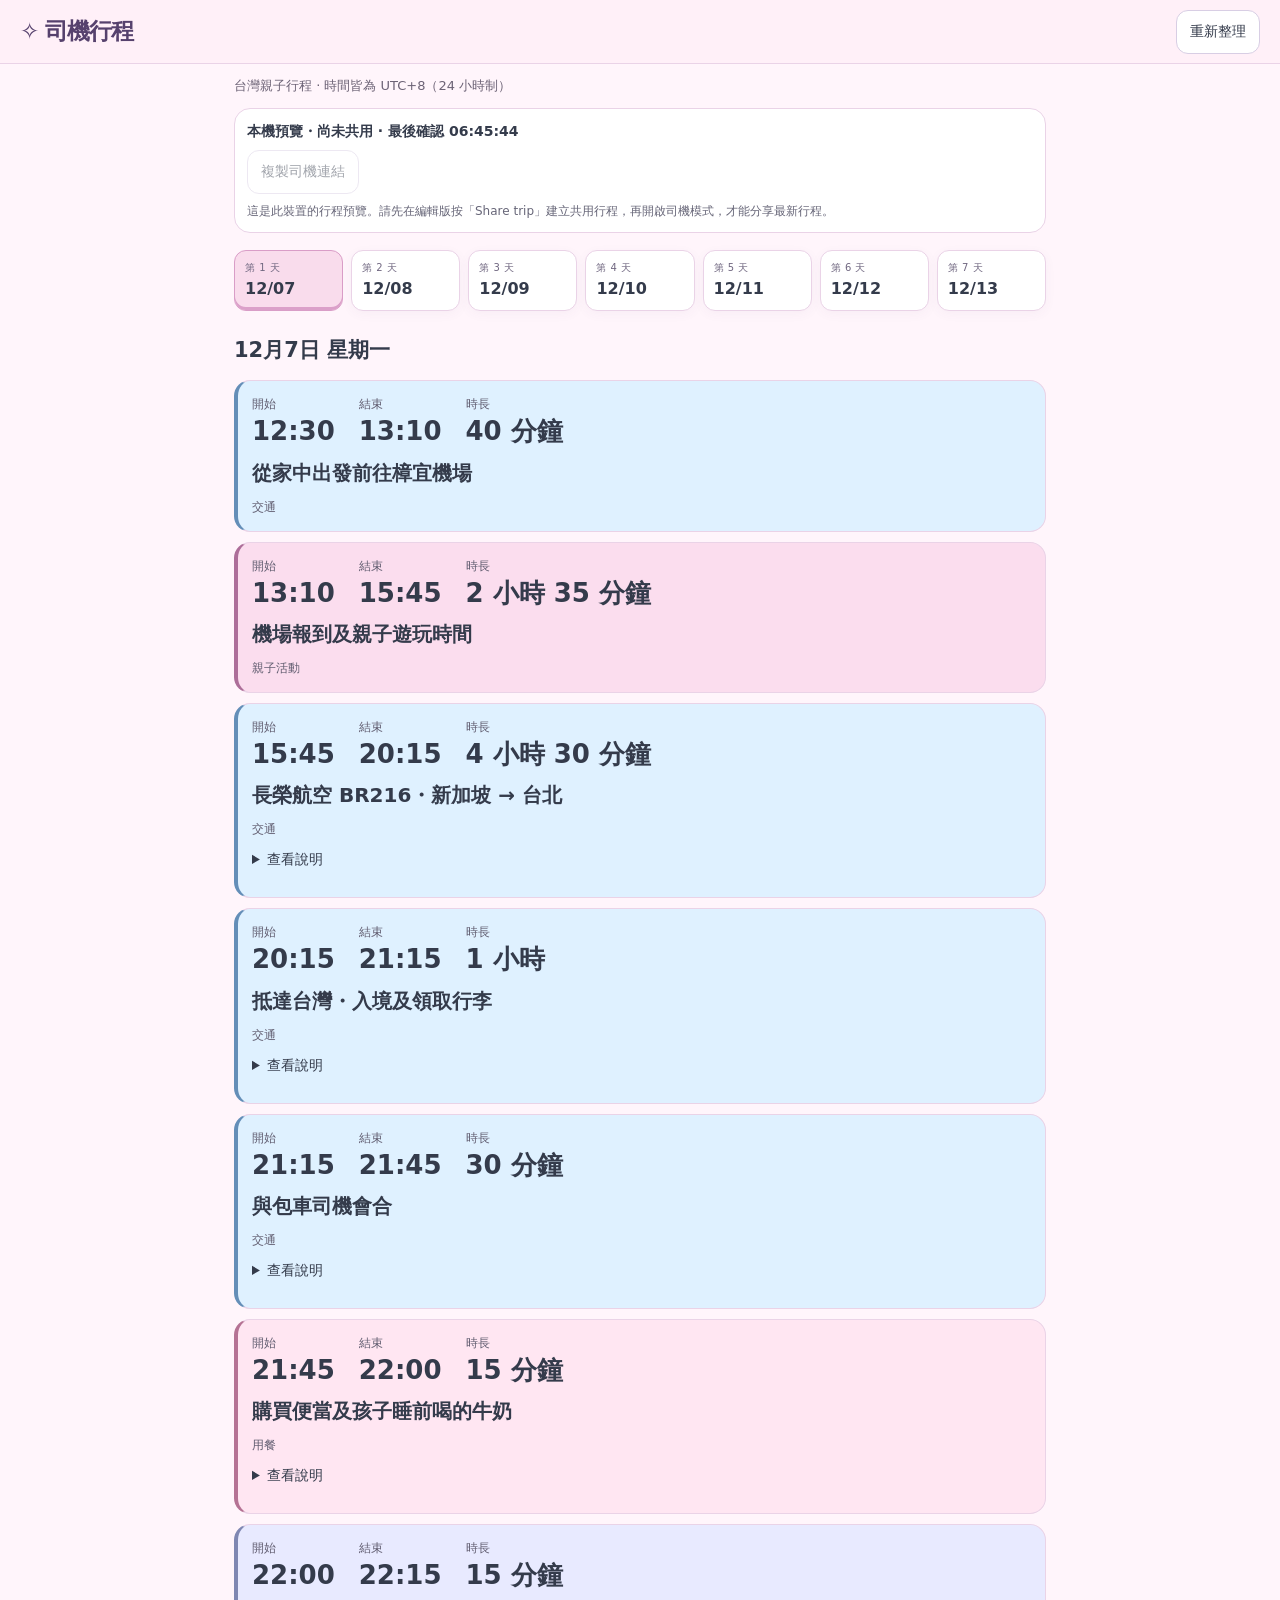
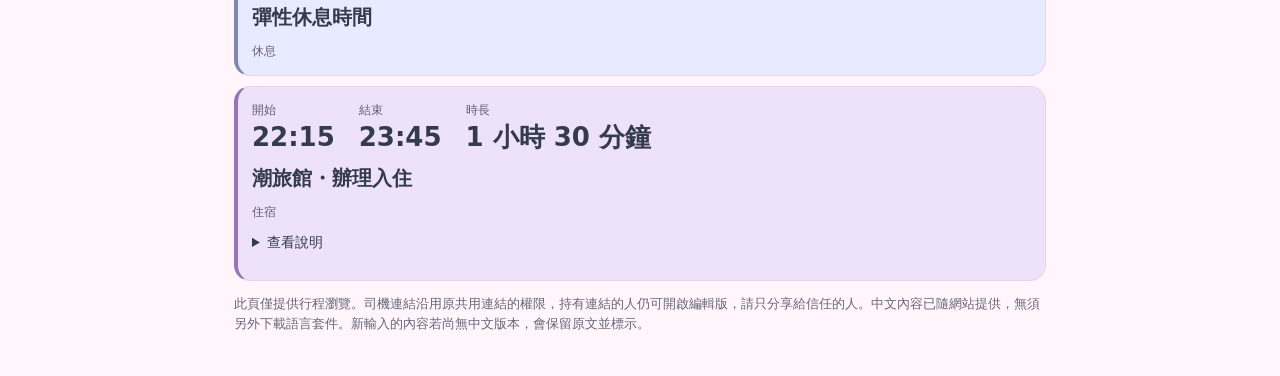
<file: driver.html>
<!doctype html><html lang="zh-Hant"><head><meta charset="utf-8"><meta name="viewport" content="width=device-width,initial-scale=1"><title>司機行程 · Little Orbit</title><link rel="stylesheet" href="style.css"><link rel="stylesheet" href="driver.css"></head><body><header><span class="brand">✧ 司機行程</span><button id="refresh">重新整理</button></header><main><p class="trip-caption">台灣親子行程 · 時間皆為 UTC+8（24 小時制）</p><section class="driver-status"><p id="sync" role="status">正在載入行程…</p><button id="copy" disabled>複製司機連結</button><p id="linkHelp">共用行程會每 3 秒檢查更新。請停車後再查看行程。</p></section><nav id="driverDays" class="days" aria-label="選擇日期"></nav><h1 id="date"></h1><div id="driverCards"></div><p class="muted">此頁僅提供行程瀏覽。司機連結沿用原共用連結的權限，持有連結的人仍可開啟編輯版，請只分享給信任的人。中文內容已隨網站提供，無須另外下載語言套件。新輸入的內容若尚無中文版本，會保留原文並標示。</p></main><script src="place-core.js"></script><script src="driver.js"></script></body></html>
</file>
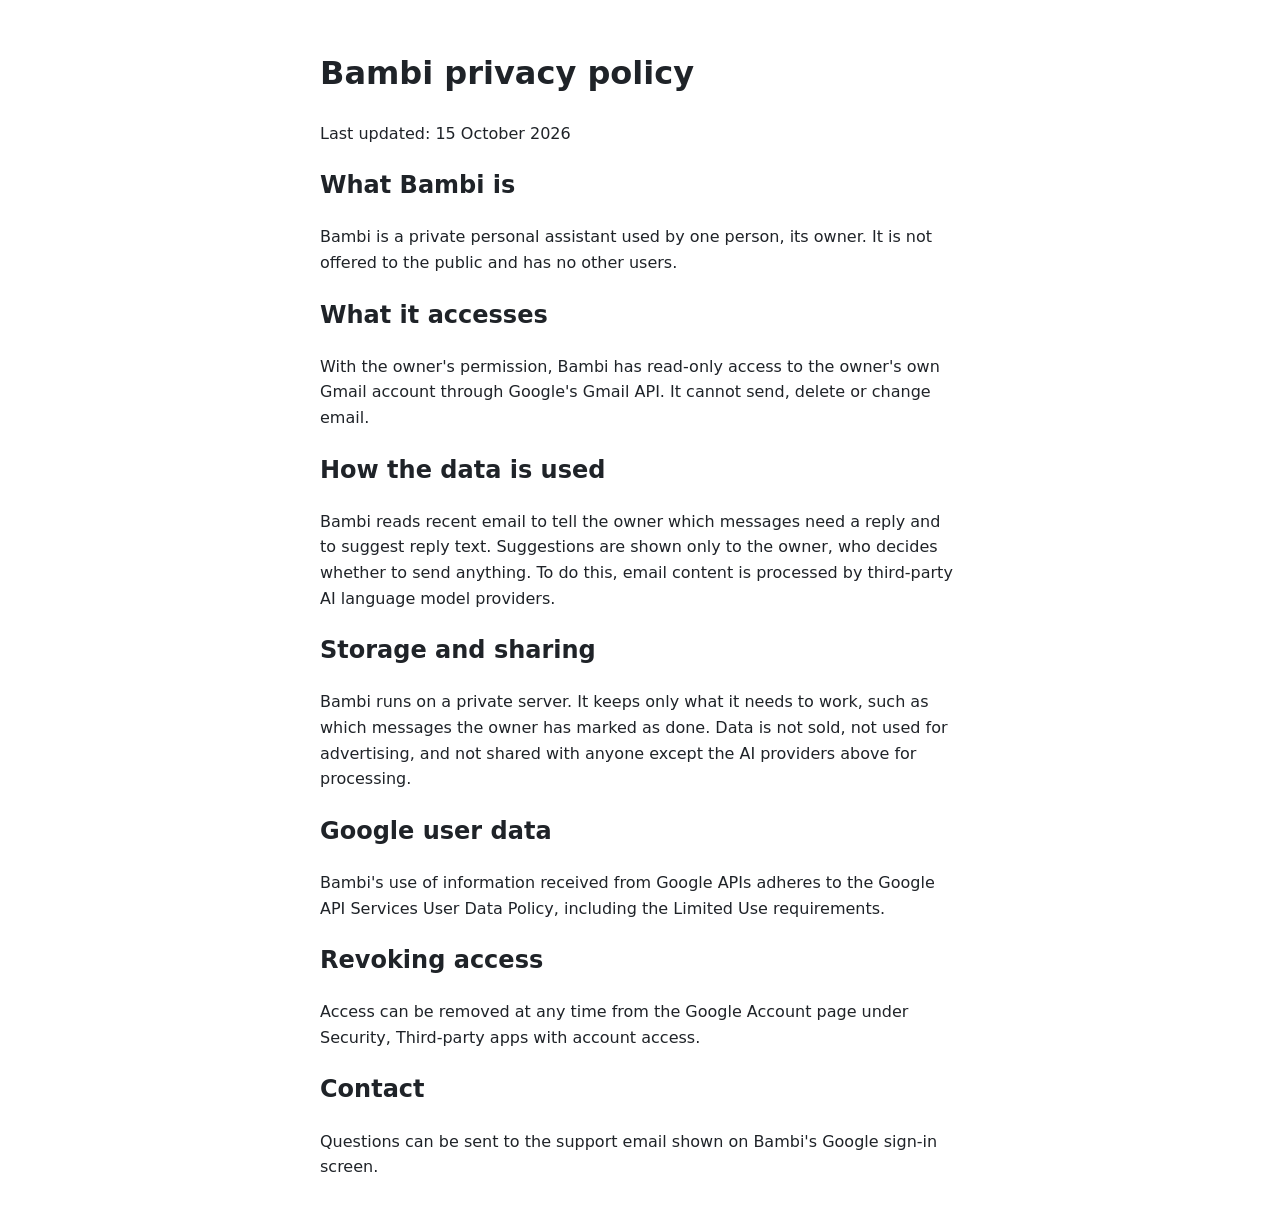
<file: privacy.html>
<!doctype html>
<html lang="en">
<head>
<meta charset="utf-8">
<meta name="viewport" content="width=device-width, initial-scale=1">
<title>Bambi privacy policy</title>
<style>
  body { font-family: system-ui, -apple-system, Segoe UI, sans-serif; max-width: 640px;
         margin: 48px auto; padding: 0 16px; line-height: 1.6; color: #1f2328; background: #fff; }
</style>
</head>
<body>
<h1>Bambi privacy policy</h1>
<p>Last updated: 15 October 2026</p>

<h2>What Bambi is</h2>
<p>Bambi is a private personal assistant used by one person, its owner. It is
not offered to the public and has no other users.</p>

<h2>What it accesses</h2>
<p>With the owner's permission, Bambi has read-only access to the owner's own
Gmail account through Google's Gmail API. It cannot send, delete or change
email.</p>

<h2>How the data is used</h2>
<p>Bambi reads recent email to tell the owner which messages need a reply and to
suggest reply text. Suggestions are shown only to the owner, who decides
whether to send anything. To do this, email content is processed by
third-party AI language model providers.</p>

<h2>Storage and sharing</h2>
<p>Bambi runs on a private server. It keeps only what it needs to work, such as
which messages the owner has marked as done. Data is not sold, not used for
advertising, and not shared with anyone except the AI providers above for
processing.</p>

<h2>Google user data</h2>
<p>Bambi's use of information received from Google APIs adheres to the
Google API Services User Data Policy, including the Limited Use requirements.</p>

<h2>Revoking access</h2>
<p>Access can be removed at any time from the Google Account page under
Security, Third-party apps with account access.</p>

<h2>Contact</h2>
<p>Questions can be sent to the support email shown on Bambi's Google sign-in
screen.</p>
</body>
</html>
</file>
<file: style.css>
:root{color-scheme:light;--bg:#fff5fb;--panel:#fff;--line:#ead3e7;--muted:#676678;--text:#343b4b;--accent:#766091;--lavender:#eddefb;--shadow:0 3px 12px #54426c0b;font-family:ui-rounded,'Arial Rounded MT Bold',system-ui,sans-serif}
*{box-sizing:border-box}body{margin:0;background:var(--bg);color:var(--text);font-size:14px;line-height:1.5}.sky,.intro,.how-to,.avatar,.brand-caption{display:none}button,input,select,textarea{font:inherit;color:inherit}button,a,summary,input,select,label{-webkit-tap-highlight-color:transparent}button{cursor:pointer;touch-action:manipulation;min-height:44px;padding:9px 13px;border:1px solid #d8cee4;border-radius:12px;background:#fff;transition:background .16s,box-shadow .16s,transform .16s}button:hover{background:#f4edfb;border-color:#ac95c8}button:active:not(:disabled){transform:scale(.97);background:#e9dff5}button:disabled{opacity:.45;cursor:default}button:focus-visible,a:focus-visible,summary:focus-visible,input:focus-visible,select:focus-visible,textarea:focus-visible{outline:3px solid #8a6dab;outline-offset:3px}.primary{background:#f5cce6;border-color:#dba5ca;color:#47315f;font-weight:750}.primary:hover{background:#efbcdc}.primary:active{background:#e9acd3}a{color:#685080}summary{cursor:pointer}input,select,textarea{width:100%;min-width:0;min-height:46px;background:#fff;border:1px solid #cfc5db;border-radius:12px;padding:10px 12px;font-size:16px}textarea{resize:vertical;line-height:1.6}input::placeholder,textarea::placeholder{color:#767085}input[type=checkbox]{width:22px;min-height:22px;height:22px;accent-color:#82629f;flex-shrink:0}button[hidden],div[hidden],p[hidden],section[hidden]{display:none!important}.sr-only{position:absolute;width:1px;height:1px;padding:0;margin:-1px;overflow:hidden;clip:rect(0,0,0,0);white-space:nowrap;border:0}
header{height:64px;display:flex;align-items:center;justify-content:space-between;padding:0 max(20px,calc((100vw - 1240px)/2));background:#fff0f8;border-bottom:1px solid var(--line)}.brand{display:flex;align-items:center;gap:9px;color:#56416d;text-decoration:none;font-size:23px;font-weight:850;letter-spacing:-1px}.brand-icon{font-size:32px;color:#9676b9;line-height:1}.trip-options{position:relative;z-index:8}.trip-options>summary{min-height:44px;padding:11px 8px;color:#655071;font-size:14px}.header-right{position:absolute;right:0;top:100%;display:flex;flex-wrap:wrap;gap:8px;width:286px;max-height:calc(var(--usable-height,100dvh) - 65px);overflow-y:auto;padding:14px;background:#fff;border:1px solid #d4c4e2;border-radius:16px;box-shadow:0 10px 32px #57466d24}.trip-options:not([open]) .header-right{display:none}.save-status{display:block;flex-basis:100%;font-size:12px;color:#466b53}.header-right button{font-size:13px}
main{max-width:1240px;margin:auto;padding:0 24px}.trip-caption{font-size:13px;color:#6d6376;margin:12px 0}.days{display:grid;grid-template-columns:repeat(7,minmax(0,1fr));gap:8px;position:sticky;top:0;z-index:4;background:var(--bg);padding:5px 0 10px;margin:0 0 14px}.day-tab{padding:9px 10px;text-align:left;background:#fff;border:1px solid var(--line);box-shadow:var(--shadow);min-width:0}.day-tab>span:first-child{display:block;font-size:10px;color:#706780;letter-spacing:.5px;margin-bottom:2px}.day-tab b{display:block;font-size:16px}.day-tab small{display:block;font-size:11px;color:#676678;margin-top:3px}.day-count{display:block;font-size:10px;color:#6d6376;margin-top:4px}.day-tab.active{background:#f9dcec;border-color:#d99dc7;box-shadow:inset 0 -3px #dba0c9}.day-tab.drop-day{outline:3px solid #9472b6;outline-offset:-3px;background:#e4d4f3}
.workspace{display:grid;grid-template-columns:250px minmax(0,1fr);gap:24px}.planner{min-width:0}.day-heading{display:flex;align-items:center;justify-content:space-between;gap:12px;margin-bottom:10px}.eyebrow{font-size:11px;color:#776780;letter-spacing:.5px}.day-heading h2{font-size:25px;line-height:1.25;letter-spacing:-.6px;margin:4px 0}.day-heading p{margin:4px 0;font-size:13px}.muted,.field-help{color:var(--muted);font-size:13px;line-height:1.5}.day-budget{border:1px solid #ded5e8;border-radius:14px;background:#fff;padding:8px 12px;margin:12px 0}.budget-toggle{min-height:44px;padding:7px 0;font-size:13px;color:#665474;cursor:pointer}.budget-toggle>span{font-size:12px;color:#6d6376;margin-left:8px}.budget-top,.budget-bottom{display:flex;gap:12px;align-items:center;justify-content:space-between;font-size:13px;flex-wrap:wrap}.budget-top strong{font-size:13px;color:#486d51}.budget-top{margin-top:12px}.budget-bar{height:7px;display:flex;gap:3px;border-radius:5px;overflow:hidden;background:#f0edf3;margin:12px 0}.budget-bar span{height:7px;flex-shrink:0}.budget-bottom label{display:flex;flex-direction:column;gap:4px;flex:1;min-width:100px;font-size:12px}.budget-bottom input{font-size:16px}.budget-bottom button{font-size:12px}.time-preferences{font-size:12px;display:flex;gap:10px;flex-wrap:wrap;margin:12px 0 4px}.time-preferences>span{width:100%}.time-preferences label{display:flex;align-items:center;gap:8px;min-height:44px;cursor:pointer}.live-plan{display:flex;align-items:center;justify-content:space-between;gap:12px;border:1px solid #b7d3ec;background:#e8f3ff;border-radius:16px;padding:12px;margin:12px 0}.live-plan h3{font-size:16px;line-height:1.4;margin:4px 0;color:#405875}.live-plan p{font-size:14px;margin:0;color:#4f6078}.live-plan .trip-clock{font-size:11px}.live-plan button{font-size:12px;flex-shrink:0}.drag-guide{font-size:12px;color:#75677c;margin:9px 0}.timeline-row{position:relative;margin-bottom:9px;scroll-margin-top:100px;scroll-margin-bottom:100px}.timeline-row>.time{display:none}
/* The closed card stays small: time, title, then two clear controls at the edge. */
.activity{position:relative;min-height:116px;background:var(--card-bg,#fff);border:1px solid color-mix(in srgb,var(--cat,#8b74a3) 36%,white);border-left:4px solid var(--cat,#a58abd);border-radius:17px;padding:9px 74px 9px 12px;box-shadow:var(--shadow);overflow-wrap:anywhere;transition:border-color .18s,box-shadow .18s}.activity:focus-visible{outline:3px solid #a28abf;outline-offset:3px}.card-timing{display:flex;align-items:flex-start;gap:clamp(12px,3vw,40px);font-variant-numeric:tabular-nums}.card-timing>div{min-width:0}.timing-label{display:block;font-size:10px;font-weight:650;color:#615d70;line-height:1.3;margin-bottom:1px}.card-start,.card-timing strong{display:block;font-size:25px;font-weight:850;line-height:1.3;letter-spacing:-.8px;color:#343b4b;white-space:nowrap}.card-start{padding:0;border:0;border-radius:5px;background:none;min-height:33px;text-decoration:underline;text-decoration-style:dotted;text-underline-offset:4px;text-decoration-color:#a6a1b1}.card-start:hover{background:#fff;border:0}.card-timing .timing-duration{font-size:21px;line-height:1.55;color:#594671}.card-timing small{font-size:10px;color:#615d70}.card-top{display:block;margin-top:4px}.card-main h3{font-size:16px;line-height:1.35;font-weight:700;margin:0;letter-spacing:-.1px}.activity-status{display:none;font-size:11px;font-weight:700;margin:3px 0 0;color:#4c6756;line-height:1.3}.happening-now .activity-status,.up-next .activity-status{display:block}.happening-now .activity{border-color:#6b9973;box-shadow:0 0 0 2px #bfdcc4}.up-next .activity-status{color:#72538b}.drag-handle{position:absolute;right:9px;top:8px;display:flex;flex-direction:column;align-items:center;justify-content:center;min-height:44px;height:44px;width:44px;min-width:44px;padding:2px;border:1px solid #b9b0c5;background:#fff;border-radius:12px;color:#685277;cursor:grab;touch-action:none;user-select:none;-webkit-user-select:none;-webkit-touch-callout:none}.drag-handle>span{font-size:24px;line-height:1}.drag-handle>small{font-size:9px;line-height:1.2}.drag-handle:active{cursor:grabbing}.activity-more{margin:0}.activity-more>summary{position:absolute;right:6px;bottom:6px;display:flex;align-items:center;justify-content:center;width:56px;min-height:44px;list-style:none;padding:5px 0;font-size:11px;line-height:1.2;text-align:center;color:#665176;border-radius:10px;cursor:pointer}.activity-more>summary::-webkit-details-marker{display:none}.activity-more>summary:hover{background:#fff}.activity-more>summary::before{content:'⌄';font-size:17px;margin-right:3px}.activity-more[open]{margin:12px -62px 0 0;border-top:1px solid #c9c3d3;padding-top:8px}.activity-more[open]>summary{position:static;width:auto;justify-content:flex-start;font-size:13px;min-height:36px;padding:0 0 6px}.activity-more[open]>summary::before{content:'⌃'}.card-meta{margin:6px 0}.category,.optional-badge{font-size:12px;color:#5d566b}.category{background:#fff;border:1px solid #d9d2df;border-radius:8px;padding:3px 7px}.optional-badge{margin-left:8px}.card-actions{display:flex;flex-wrap:wrap;gap:7px;margin:10px 0}.card-actions button{min-height:44px;font-size:13px;background:#fff;color:#59466d}.card-actions [data-action=remove]{color:#975244}.card-details{margin:10px 0}.card-details summary{min-height:44px;font-size:13px;padding:10px 0;color:#61536e}.card-notes{font-size:14px;line-height:1.7;white-space:pre-line;color:#4e5262;margin:5px 0 12px}.card-details button{font-size:13px}.card-bottom{display:flex;align-items:center;gap:10px;flex-wrap:wrap;padding-top:10px;border-top:1px solid #d3ccd9}.duration{display:flex;align-items:center;gap:12px;font-size:17px;font-weight:700}.duration button{width:44px;min-height:44px;font-size:18px;padding:5px}.branch-add,.move-select{font-size:13px}.move-select{max-width:190px}.next-stop{display:block;width:100%;text-align:left;border:0;border-top:1px solid #d3ccd9;border-radius:0;background:none;margin:10px 0 0;padding:10px 0;color:#69527b;font-size:13px;min-height:44px}.timeline-row:not(:has(.activity-more[open]))>.insert-here{display:none}.insert-here{display:block;font-size:13px;background:none;border:0;padding:6px 4px;min-height:44px;color:#72598b}.just-updated .activity{border-color:#8c68ae;box-shadow:0 0 0 3px #d8c6e9}.fade-past .time-passed .activity{background:#f0f0ed;border-color:#d3d4d1}.fade-past .time-passed .card-timing strong,.fade-past .time-passed .card-start,.fade-past .time-passed .card-main h3{color:#656b76}.fade-past .time-passed .drag-handle{border-color:#d0d1cf;color:#656b76}.activity.dragging{opacity:1;outline:2px dashed #9c80b9}.timeline-row.over .activity{outline:2px dashed #9c80b9;outline-offset:3px}
/* Solid preview and a quiet placeholder avoid overlapping, see-through card text. */
.drag-origin{opacity:1}.drag-origin .activity{background:#f0e9f6;border:2px dashed #b9a3cf;box-shadow:none}.drag-origin .activity>*{visibility:hidden}.drag-origin .activity::after{content:'Moving this activity…';position:absolute;inset:0;display:grid;place-items:center;color:#746082;font-size:13px}.sort-ghost{position:fixed;left:0;top:0;z-index:31;pointer-events:none;opacity:1!important;background:var(--card-bg,#fff)!important;border:2px solid #9e7dbb;box-shadow:0 14px 36px #59416e35;max-height:210px;overflow:hidden;will-change:transform}.sort-ghost .activity-more{display:none}.sort-marker{position:fixed;height:4px;z-index:30;pointer-events:none;border-radius:4px;background:#8e6ba8;color:#614379;font-size:11px;line-height:22px;text-align:center;font-weight:750}.sort-marker[hidden]{display:none}.sort-status{position:fixed;left:50%;top:10px;transform:translateX(-50%);z-index:32;pointer-events:none;width:max-content;max-width:calc(100vw - 24px);background:#fbe0f0;border:1px solid #dbadc9;border-radius:13px;padding:10px 14px;color:#674664;box-shadow:0 5px 18px #59416e1a;font-size:13px}.day-tab.drop-day{outline:3px solid #9472b6;outline-offset:-3px;background:#e4d4f3}
aside{min-width:0;background:#fff0f8;border:1px solid #e6dfe9;border-radius:17px;padding:15px;height:max-content}#ideaCollection>summary{font-size:15px;min-height:44px;padding:10px 0;color:#685277;font-weight:700}.aside-heading{display:flex;justify-content:space-between}.aside-heading h2{font-size:15px;margin:10px 0}.aside-heading>span{font-size:24px;color:#a384bd}.search{display:flex;gap:8px;align-items:center;border:1px solid #d7cede;background:#fff;border-radius:12px;padding:0 8px;margin:12px 0}.search>span{font-size:24px;color:#716079}.search input{border:0;outline:0;padding:9px 0;font-size:15px}.filters{display:flex;flex-wrap:wrap;gap:6px}.filters button{font-size:12px;padding:6px 9px}.filters button.active{background:#eee4f7;border-color:#b49acb}.library-heading{display:flex;justify-content:space-between;font-size:10px;color:#6c6279;margin:16px 0 10px}.library{display:flex;flex-direction:column;gap:8px;max-height:550px;overflow-y:auto}.idea{display:grid;grid-template-columns:26px minmax(0,1fr) 44px;gap:7px;align-items:center;padding:10px;border:1px solid #ddd5e5;border-radius:13px;background:var(--card-bg,#fff);cursor:grab}.cat-icon{display:grid;place-items:center;color:var(--cat);font-size:20px}.idea h3{font-size:13px;line-height:1.5;margin:0 0 5px}.idea small{font-size:11px;color:#676678}.idea button{min-width:44px;width:44px;height:44px;font-size:21px;padding:4px}.tip{display:flex;gap:10px;border:1px dashed #d6c7e2;background:#f9f3ff;border-radius:12px;padding:12px;margin-top:18px}.tip>span{font-size:25px;color:#8c6da4}.tip p{font-size:12px;color:#6d6376;margin:0}.add-earlier,.add-bottom{font-size:13px;background:#fff0f8;border-style:dashed;margin:10px 0}.add-bottom{width:100%;min-height:48px}.day-footer{display:flex;align-items:center;justify-content:space-between;font-size:12px;color:#6d6376;margin:14px 0}footer{text-align:center;font-size:11px;color:#736a7a;padding:24px 8px}footer>span{margin:0 5px}
/* Forms put name, day, time and an understandable duration before optional fields. */
dialog{color:var(--text);background:#fff9fd;border:1px solid #cfc0dc;border-radius:22px;width:min(560px,94vw);box-shadow:0 18px 60px #51406440;padding:22px}dialog::backdrop{background:#4a40596b}#editor,#branchEditor,#moveEditor{padding:0;overflow:hidden;height:min(790px,92dvh);max-height:min(92dvh,var(--usable-height,92dvh))}#moveEditor{height:min(520px,92dvh)}#editor form,#branchEditor form,#moveEditor form{display:flex;flex-direction:column;height:100%;min-height:0}.dialog-content{overflow-y:auto;overscroll-behavior:contain;flex:1;min-height:0;padding:20px;scroll-padding:16px}.modal-heading{display:flex;align-items:center;justify-content:space-between;gap:12px;margin-bottom:16px}.modal-heading h2{font-size:23px;letter-spacing:-.6px;margin:0;color:#54416a}.modal-heading button{min-width:44px;width:44px;height:44px;border:0;background:#f3edf8;font-size:16px}.dialog-content>label,.extra-fields>label,.form-row>label,#shareLinkArea>label{display:flex;flex-direction:column;gap:7px;color:#554b62;font-weight:650;font-size:14px;margin-bottom:16px}.form-row{display:flex;gap:12px}.form-row>label{flex:1;min-width:0}.field-help{font-size:12px;font-weight:400;margin:6px 0 0}.dialog-content .checkbox{flex-direction:row;align-items:center;min-height:44px;font-weight:400}.dialog-content textarea{font-size:16px}.dialog-actions{display:flex;gap:10px;flex-shrink:0;background:#fff9fd;border-top:1px solid #e1d6e9;padding:12px 20px}.dialog-actions>button{min-height:48px;font-size:16px}.dialog-actions>.primary{flex:1}.duration-field{border:0;padding:0;margin:0 0 12px;min-width:0}.duration-field legend{font-size:14px;font-weight:650;color:#554b62;margin-bottom:8px}.duration-stepper{display:flex;gap:8px;align-items:center}.duration-stepper>button{min-width:54px;min-height:48px;background:#f2eaf9;font-weight:700;color:#624c77}.duration-input{display:flex;align-items:center;gap:8px;flex:1;min-width:0;border:1px solid #cec1dd;background:#fff;border-radius:12px;padding:0 10px}.duration-input input{border:0;padding:8px 0;font-size:22px;font-weight:750;text-align:center;width:100%;min-width:0;min-height:48px;-moz-appearance:textfield}.duration-input input::-webkit-inner-spin-button{appearance:none}.duration-input>span:not(.sr-only){font-size:13px;font-weight:400;color:#675d74}.duration-presets{display:flex;flex-wrap:wrap;gap:6px;margin-top:9px}.duration-presets button{font-size:12px;padding:7px 10px;min-height:44px;background:#fff}.duration-presets button[aria-pressed=true]{background:#eadcf6;border:2px solid #9a7ab6;padding:6px 9px;font-weight:750;color:#59416f}#durationWords{font-size:13px;color:#65506f}.schedule-hint,.next-preview{border:1px solid #d1dfca;background:#f0f7e9;color:#4d6844;padding:10px 12px;border-radius:12px;line-height:1.55;font-size:13px;margin:10px 0}.next-preview{background:#f5effc;border-color:#dfd0ee;color:#635075}.next-preview strong{font-size:13px}.next-preview p{font-size:12px;margin:4px 0;color:#675b74}.next-preview p.muted{display:none}.extra-fields{border:1px solid #e3d8ec;border-radius:13px;margin-top:12px;padding:0 12px;background:#fff}.extra-fields>summary{min-height:48px;padding:12px 0;color:#6c557d;font-size:14px;font-weight:650}.extra-fields>summary>span{font-size:11px;font-weight:400;float:right;color:#746a7e}.extra-fields[open]>summary{margin-bottom:8px}.extra-fields .field-help{font-weight:400}.form-error{background:#ffebe6;border:1px solid #cc8b77;border-left:4px solid #bc705b;border-radius:12px;color:#883f31;padding:12px;font-size:14px;line-height:1.6;margin:0 0 14px}.form-error[hidden]{display:none}.form-error button{display:block;margin-top:8px;color:#883f31;border-color:#c78d7b}input[aria-invalid=true],textarea[aria-invalid=true],select[aria-invalid=true]{border:2px solid #b86a55;background:#fff6f1}.warning{color:#955b23!important}.schedule-hint.warning{border-color:#ddba83;background:#fff4df}#scheduleActions{display:flex;flex-wrap:wrap;gap:7px}#scheduleActions button{font-size:12px;background:#fff7e6;color:#785a2c;border-color:#d9bf92}.empty{padding:28px 12px;text-align:center;color:#73667e;font-size:14px}#moveCardName{font-size:16px;color:#65516f}#shareStatus{font-size:14px;color:#635472;line-height:1.6}#shareLinkArea{margin-top:14px}#shareLinkArea .primary{margin:8px 0}
.branches{margin-top:14px;border-top:1px solid #d6cbdc;padding-top:8px}.branches>summary{min-height:44px;font-size:13px;color:#6d557f;padding:10px 0}.branches>summary>span{float:right;font-size:11px;color:#516b52}.branch-tree{border-left:1px solid #baa7cb;padding-left:12px;margin:4px 0 4px 7px;display:grid;gap:8px}.branch-node{position:relative;display:flex;gap:9px;background:#fff9fd;border:1px solid #ded4e6;border-radius:12px;padding:12px}.branch-node:before{content:'';position:absolute;left:-13px;top:23px;width:12px;border-top:1px solid #baa7cb}.branch-node>input{margin:3px 0}.branch-content{flex:1;min-width:0}.branch-type{font-size:11px;color:#786287}.branch-content h4{font-size:14px;margin:4px 0;overflow-wrap:anywhere}.branch-content p{font-size:13px;line-height:1.6;white-space:pre-line;overflow-wrap:anywhere;color:#655e70;margin:5px 0}.branch-content a{display:inline-flex;align-items:center;min-height:44px;font-size:13px}.branch-actions{display:flex;gap:3px}.branch-actions button{font-size:12px;padding:6px;min-width:44px}.branch-complete{background:#edf5e8;border-color:#c1d4b8}.branch-complete h4{color:#526f44}.collaboration-panel{border:1px solid #c9b7dc;background:#f2eaf9;border-radius:13px;padding:12px 15px;font-size:13px;color:#634c75;margin-bottom:14px;line-height:1.6}.collaboration-panel[data-state=error]{background:#fff0e4;border-color:#d0a67f;color:#855631}#conflictActions{display:flex;gap:8px;flex-wrap:wrap;margin-top:8px}#conflictActions[hidden]{display:none}
.toast{position:fixed;right:18px;bottom:18px;z-index:20;display:flex;align-items:center;gap:10px;max-width:min(540px,calc(100vw - 24px));border:1px solid #baa3ce;background:#eee2f8;color:#4f3c60;border-radius:15px;padding:12px 14px;box-shadow:0 7px 25px #59416e1f;font-size:13px;line-height:1.5;opacity:0;pointer-events:none;transition:opacity .16s}.toast>span{flex:1;overflow-wrap:anywhere}.toast.show{opacity:1;pointer-events:auto}.toast button{font-size:13px;font-weight:700;color:#5d4271;background:#fff;border-color:#c5b0d8;min-width:44px;flex-shrink:0}.toast[data-kind=error]{background:#ffe9df;color:#874732;border-color:#cc9c83}.toast[data-kind=error] button{color:#874732;border-color:#cc9c83}.toast.show:focus-within{opacity:1;pointer-events:auto}.mobile-actions{display:none}button[aria-busy=true]{display:inline-flex;align-items:center;justify-content:center;gap:8px}button[aria-busy=true]:before{content:'';width:14px;height:14px;border:2px solid currentColor;border-right-color:transparent;border-radius:50%;animation:busy-spin .7s linear infinite}@keyframes busy-spin{to{transform:rotate(360deg)}}
@media(max-width:1000px){.workspace{grid-template-columns:210px minmax(0,1fr);gap:16px}.days{display:flex;overflow-x:auto;scrollbar-width:thin}.day-tab{flex-shrink:0;min-width:112px}.card-timing{gap:14px}.card-timing strong,.card-start{font-size:23px}.card-timing .timing-duration{font-size:19px}}
@media(max-width:740px){
 header{height:52px;padding:0 12px}.brand{font-size:20px}.brand-icon{font-size:29px}.trip-options>summary{font-size:12px;padding:11px 2px}.header-right{width:min(286px,calc(100vw - 24px))}main{padding:0 12px}.trip-caption{font-size:12px;margin:8px 0 5px}.days{gap:6px;margin:0 0 6px;padding:3px 0 6px;scroll-padding:6px}.day-tab{min-width:78px;min-height:48px;padding:5px 9px;border-radius:12px}.day-tab>span:first-child{font-size:9px;margin-bottom:0}.day-tab b{font-size:15px}.day-tab small,.day-count{display:none}.workspace{display:flex;flex-direction:column-reverse;gap:12px}.planner{padding:0}.day-heading{margin:5px 0}.day-heading h2{font-size:20px;margin:2px 0}.day-heading p{font-size:11px;margin:1px 0}.day-heading .eyebrow,#new,.add-earlier,.add-bottom,.day-footer{display:none}.drag-guide{font-size:11px;margin:8px 0}.timeline-row{margin-bottom:8px;scroll-margin-top:75px;scroll-margin-bottom:90px}
 .activity{padding:9px 70px 9px 11px;min-height:116px;border-radius:16px}.card-timing{gap:12px}.card-timing strong,.card-start{font-size:24px}.card-timing .timing-duration{font-size:20px;line-height:1.55}.card-main h3{font-size:15px;line-height:1.35}.card-top{margin-top:3px}.timing-label{font-size:10px}.card-start{min-height:31px}.drag-handle{right:8px;top:8px}.activity-more[open]{margin-right:-58px}.activity-more>summary{font-size:11px}.card-actions{display:grid;grid-template-columns:repeat(6,minmax(0,1fr));gap:6px}.card-actions button{grid-column:span 2;min-width:44px;min-height:44px;padding:5px;font-size:12px}.card-actions [data-action=edit],.card-actions [data-action=move]{grid-column:span 3;order:-1;font-size:14px;background:#fff}.card-bottom{gap:8px}.move-select{display:none}.branch-add{font-size:13px}.branch-node{flex-wrap:wrap;padding:10px}.branch-actions{margin-left:auto}.branch-content{flex-basis:65%}.next-stop{font-size:13px}.live-plan{padding:9px 10px;margin:8px 0}.live-plan .trip-clock{font-size:10px}.live-plan h3{font-size:14px}.live-plan p{font-size:12px}.live-plan button{min-height:44px;padding:6px 8px;font-size:11px}
 aside{padding:10px 12px}.aside-heading{display:none}.library{max-height:420px}.idea h3{font-size:14px}.idea small{font-size:12px}.filters button{min-height:44px}.header-right .day-budget{width:100%;padding:4px 8px;margin:3px 0}.header-right .budget-toggle>span{display:block;margin:0}.header-right .budget-bottom{display:grid;grid-template-columns:1fr}.header-right .time-preferences{font-size:12px}.header-right .time-preferences label{font-size:12px}
 .mobile-actions{display:block;position:fixed;bottom:0;left:0;right:0;z-index:5;background:#fff0f8;border-top:1px solid #ded4e8;padding:5px 12px calc(6px + env(safe-area-inset-bottom));box-shadow:0 -3px 14px #69547c08}.mobile-actions>p{font-size:10px;line-height:1.3;color:#4c6d52;margin:0 0 3px;white-space:nowrap;overflow:hidden;text-overflow:ellipsis}.mobile-actions>div{display:grid;grid-template-columns:1fr 1.45fr 1fr;gap:7px}.mobile-actions button{min-height:44px;font-size:12px;padding:7px 3px}.mobile-actions .primary{font-size:13px}.toast{right:12px;bottom:calc(82px + env(safe-area-inset-bottom));padding:10px;gap:8px;flex-wrap:wrap}.toast>span{flex-basis:calc(100% - 45px)}.toast button:last-child{margin-left:auto}body{padding-bottom:calc(84px + env(safe-area-inset-bottom))}html{scroll-padding-top:65px;scroll-padding-bottom:88px}.sort-status{top:auto;bottom:calc(88px + env(safe-area-inset-bottom));width:calc(100vw - 24px);text-align:center;font-size:12px}.sort-ghost{max-height:180px}
 #editor,#branchEditor,#moveEditor{width:100%;max-width:100%;height:min(94dvh,var(--usable-height,94dvh));max-height:var(--usable-height,100dvh);margin:auto 0 var(--keyboard-inset,0px);border-radius:20px 20px 0 0}#moveEditor{height:min(530px,var(--usable-height,94dvh))}.dialog-content{padding:17px}.dialog-content>label,.extra-fields>label,.form-row>label{font-size:14px}.dialog-actions{padding:11px 17px calc(11px + env(safe-area-inset-bottom))}.dialog-actions>button{min-height:48px}.modal-heading h2{font-size:22px}.duration-presets{gap:5px}.duration-presets button{font-size:12px;padding:7px 9px}.duration-presets button[aria-pressed=true]{padding:6px 8px}.form-row{gap:10px}.field-help{font-size:11px}.duration-stepper>button{min-width:48px;padding:8px}.duration-input{padding:0 7px}.duration-input>span:not(.sr-only){font-size:12px}.duration-input input{font-size:22px}
}
@media(max-width:360px){.activity{padding-right:64px;padding-left:9px}.card-timing{gap:8px}.card-timing strong,.card-start{font-size:22px}.card-timing .timing-duration{font-size:18px}.card-main h3{font-size:14px}.drag-handle{right:7px}.activity-more>summary{width:52px;right:5px}.activity-more[open]{margin-right:-54px}.dialog-content{padding:14px}.dialog-actions{padding-left:14px;padding-right:14px}.duration-stepper{gap:6px}.duration-stepper>button{min-width:44px;padding:6px}.duration-presets button{padding:6px 7px;font-size:11px}.duration-presets button[aria-pressed=true]{padding:5px 6px}.day-heading h2{font-size:19px}}
@media(prefers-reduced-motion:reduce){*{transition:none!important;animation:none!important;scroll-behavior:auto!important}button:active:not(:disabled){transform:none}}

input,select,textarea{font-weight:500}input::placeholder,textarea::placeholder{font-weight:400}.branch-node>input{width:24px;height:24px}

.sort-marker{z-index:32}.sort-status{z-index:33}

.trip-caption-row{display:flex;align-items:center;justify-content:space-between;gap:10px}.driver-view-link{display:flex;align-items:center;min-height:44px;flex-shrink:0;font-size:12px;font-weight:700;text-decoration:none;padding:6px 10px;border:1px solid #dba5ca;border-radius:12px;background:#f9dcec}.trip-caption-row .trip-caption{font-size:12px}

/* Activity editor: three clear steps (where, what & when, fit), each a quiet card. */
@media(min-width:741px){#editor{width:min(640px,94vw)}}
.form-step{border:1px solid #eadff0;background:#fff;border-radius:16px;padding:14px;margin:0 0 12px}
.step-head{display:flex;align-items:center;justify-content:space-between;gap:10px;margin:0 0 10px}
.step-head h3{display:flex;align-items:center;gap:8px;margin:0;font-size:16px;color:#54416a;letter-spacing:-.2px}
.step-number{display:inline-grid;place-items:center;width:24px;height:24px;border-radius:50%;background:#efe3f8;color:#5f4878;font-size:12px;font-weight:800;flex-shrink:0}
.form-step>label.field{display:flex;flex-direction:column;gap:7px;color:#554b62;font-weight:650;font-size:14px;margin-bottom:14px}
.form-step .duration-field{margin-bottom:0}
.area-pick select{min-height:36px;padding:4px 30px 4px 10px;font-size:13px;border-radius:999px;background-color:#faf6fd;width:auto}
/* Search box with live suggestions */
.place-finder{position:relative}
.combo{position:relative}.combo:has(+.place-results:not([hidden])) input{border-color:#9a7ab6}
.combo-icon{position:absolute;left:13px;top:50%;transform:translateY(-50%);font-size:19px;color:#7d6a90;pointer-events:none}
.combo input{padding-left:40px;padding-right:40px;min-height:50px;border-radius:14px;border-color:#c9b9d8}
.combo-spinner{position:absolute;right:14px;top:50%;width:16px;height:16px;margin-top:-8px;border:2px solid #9a7ab6;border-right-color:transparent;border-radius:50%;animation:busy-spin .7s linear infinite;display:none}
.is-searching .combo-spinner{display:block}
.place-results{position:absolute;left:0;right:0;top:56px;z-index:4;margin:0;border:1px solid #ddd0e8;border-radius:14px;background:#fff;box-shadow:0 10px 30px #54426c1f;max-height:min(330px,46dvh);overflow-y:auto;overscroll-behavior:contain;padding:4px}
.combo-heading{margin:6px 10px 4px;font-size:11px;font-weight:700;text-transform:uppercase;letter-spacing:.5px;color:#7a6c87}
.place-option{display:flex;align-items:flex-start;gap:10px;width:100%;text-align:left;border:0;border-radius:10px;background:none;padding:9px 10px;min-height:52px}
.place-option:hover,.place-option[aria-selected=true]{background:#f4ecfb}
.place-option[aria-selected=true]{outline:2px solid #b597d0;outline-offset:-2px}
.option-icon{flex-shrink:0;width:22px;text-align:center;color:#8a6dab;font-size:16px;line-height:1.4}
.option-text{display:flex;flex-direction:column;gap:2px;min-width:0;overflow-wrap:anywhere}
.option-text strong{font-size:14px;color:#3f3550}.option-text strong span{font-weight:500;color:#6b6077}
.option-text small{font-size:12px;color:#6d6478;line-height:1.4}
.ask-orbit{border-top:1px dashed #e2d4ee;margin-top:2px}.manual-option strong{color:#5b5368}.ask-orbit strong{color:#6a4c86}
.place-message:empty{display:none}.place-message{margin-top:8px}
.place-manual{margin-top:8px}.place-manual>summary{min-height:44px;padding:10px 0;font-size:13px;color:#6c557d;font-weight:600}
.place-manual>label{display:flex;flex-direction:column;gap:6px;font-size:13px;font-weight:650;margin:10px 0;color:#554b62}
#manualPlaceMessage:empty{display:none}
.map-credit{font-size:11px;color:#81788b;margin-top:4px}.map-credit a{color:inherit}
/* Selected place */
.selected-place{border:1px solid #e1d1ec;border-radius:14px;background:#fffbfe;overflow:hidden}
.selected-head{display:flex;align-items:center;justify-content:space-between;gap:8px;padding:6px 6px 6px 12px;background:#f8f0fc;border-bottom:1px solid #eee2f5}
.selected-label{font-size:11px;font-weight:750;text-transform:uppercase;letter-spacing:.5px;color:#7a6491}
.selected-tools{display:flex;gap:4px}.selected-tools button{min-height:40px;padding:6px 11px;font-size:13px;background:#fff}
.selected-place .place-info{border:0;border-radius:0;margin:0;background:none}
.selected-actions{display:flex;flex-wrap:wrap;gap:8px;padding:0 12px 12px}.selected-actions button{font-size:13px;min-height:42px}
.place-fields.has-place .place-finder:not([hidden]){margin-bottom:12px}
/* Place details (editor, timeline cards and driver view) */
.place-info{padding:12px;background:#fff;border:1px solid #e4d3e8;border-radius:12px;margin:8px 0;overflow-wrap:anywhere}
.place-title strong{display:block;font-size:16px;color:#3f3550}.place-secondary{display:block;font-size:13px;color:#676678}
.place-description{font-size:14px;line-height:1.55;margin:6px 0 10px;color:#4a4458}
.place-facts{display:grid;gap:8px;margin:0 0 10px}
.place-fact{display:grid;grid-template-columns:minmax(96px,auto) 1fr;gap:10px;font-size:13px;line-height:1.5}
.place-fact dt{color:#6f6480;font-weight:650}.place-fact dd{margin:0;color:#3f3a4a}.place-address{font-weight:650}
.place-links{display:flex;gap:8px;flex-wrap:wrap}
.place-links a,.place-source a{display:inline-flex;align-items:center;min-height:44px;color:#684b78;font-weight:650;padding:6px 11px;border-radius:10px;background:#f4ecfb;text-decoration:none;font-size:13px;max-width:100%;overflow-wrap:anywhere}
.place-links a.maps-button{background:#e7f1ff;color:#1f4f8f;border:1px solid #bcd3f2}
.place-source summary{min-height:44px;padding:10px 0;font-size:13px;color:#6c557d}.place-source p{font-size:12px;color:#676678}
.place-info p{margin:6px 0}
.place-on-card>button{font-size:13px}.place-on-card:has(.place-info){margin-top:10px}
/* Fit panel: schedule, travel legs and Orbit's verdict */
.fit-step .schedule-hint{margin-top:0}
.journey-empty{font-size:13px;color:var(--muted);margin:4px 0}
.legs{list-style:none;margin:6px 0 4px;padding:0;position:relative}
.legs:before{content:'';position:absolute;left:13px;top:18px;bottom:18px;border-left:2px dotted #cdb9de}
.leg{display:flex;align-items:flex-start;gap:10px;padding:7px 0;position:relative}
.leg>div{display:flex;flex-direction:column;gap:3px;min-width:0;flex:1}
.leg strong{font-size:14px;color:#433a52;overflow-wrap:anywhere}
.leg-dir{position:relative;z-index:1;display:inline-grid;place-items:center;width:28px;height:28px;flex-shrink:0;border-radius:50%;background:#fff;border:1px solid #d9c8e7;color:#6c557d;font-size:13px}
.leg-here .leg-dir{background:#f5cce6;border-color:#dba5ca;color:#6a3d5d;font-size:10px}
.leg-detail{font-size:12.5px;color:#625a6e;line-height:1.45}
.leg.is-loading .leg-detail{animation:pulse 1.2s ease-in-out infinite}
.leg-link{align-self:center;flex-shrink:0;font-size:12px;font-weight:650;color:#1f4f8f;text-decoration:none;padding:8px 10px;border-radius:9px;background:#eef5ff;min-height:36px;display:inline-flex;align-items:center}
.fit{align-self:flex-start;font-size:12px;font-weight:700;border-radius:999px;padding:3px 9px}
.fit-ok{background:#e5f4df;color:#3d6a32}.fit-tight{background:#fff1d6;color:#8a5b12}.fit-short{background:#ffe3dc;color:#9a3b29}
.journey-summary{border-radius:12px;padding:10px 12px;font-size:13px;line-height:1.5;margin:4px 0 8px}.journey-summary p{margin:0}.journey-summary p+p{margin-top:6px}.journey-summary.is-short{background:#ffeee9;border:1px solid #f0c3b5;color:#7d3526}.journey-summary.is-tight{background:#fff4df;border:1px solid #ecd2a2;color:#6f4b10}.journey-summary.is-ok{background:#eef7e9;border:1px solid #cfe3c4;color:#3d6a32}.journey-fixes{display:flex;flex-wrap:wrap;gap:8px;margin-top:8px}.journey-note{font-size:12px;opacity:.85;margin-top:6px!important}.drive-chip{display:inline-flex;align-items:center;gap:6px;background:#fff;border:1px solid #cfe0c6;color:#3d5a33;border-radius:999px;padding:2px 4px 2px 10px;font-size:12.5px;font-weight:650}.drive-chip button{min-height:30px;width:30px;padding:0;border-radius:50%;border:0;background:#eef5ea;font-size:12px}.journey-fixes button{font-size:13px;min-height:40px;background:#fff;border-color:#e2b4a6;color:#7d3526;font-weight:650}
.orbit-advice:empty{display:none}.orbit-advice{margin:10px 0}
.orbit-button{background:#f0e2fa;border-color:#c1a0d5;color:#5a3f73;font-weight:700}
.orbit-note{font-size:13px;color:#6b5a7c;background:#f7f1fc;border-radius:12px;padding:10px 12px;margin:0}
.orbit-card{border:1px solid #dcc9ec;background:#fbf7ff;border-radius:14px;padding:12px}
.orbit-card ul{margin:6px 0;padding-left:18px;font-size:13px;line-height:1.5}
.orbit-head{display:flex;justify-content:space-between;align-items:center;gap:8px;margin:0 0 4px}
.verdict{font-size:12px;font-weight:800;border-radius:999px;padding:3px 10px;background:#ece3f5;color:#5b4473}
.verdict-good .verdict{background:#e5f4df;color:#3d6a32}.verdict-tight .verdict{background:#fff1d6;color:#8a5b12}.verdict-not_recommended .verdict{background:#ffe3dc;color:#9a3b29}
.orbit-by{font-size:11px;color:#8a7a99;font-weight:700}
.orbit-headline{font-size:14px;font-weight:650;margin:4px 0;color:#3f3550}
.orbit-suggestion{font-size:13px;margin:6px 0}
.orbit-stale{font-size:12px;color:#8a5b12;margin:8px 0 6px}.orbit-card.is-stale{border-style:dashed}
.orbit-error p{margin:0 0 8px;font-size:13px;color:#883f31}
/* Loading screen while Orbit or the map is working */
#editor form{position:relative}
.orbit-loading{position:absolute;inset:0;z-index:5;display:grid;place-items:center;padding:20px;background:#fff9fdf7;backdrop-filter:blur(4px)}
.orbit-loading-card{width:min(380px,100%);text-align:center;display:flex;flex-direction:column;align-items:center;gap:12px}
.orbit-loading-card>strong{font-size:17px;color:#54416a;overflow-wrap:anywhere}
.orbit-spinner{position:relative;width:64px;height:64px;border-radius:50%;border:2px solid #eadcf5}
.orbit-spinner:before{content:'✦';position:absolute;inset:0;display:grid;place-items:center;color:#a07cc0;font-size:22px}
.orbit-spinner span{position:absolute;inset:-2px;border-radius:50%;animation:busy-spin 1.4s linear infinite}
.orbit-spinner span:after{content:'';position:absolute;top:-5px;left:50%;width:10px;height:10px;margin-left:-5px;border-radius:50%;background:#e59cc9;box-shadow:0 0 0 3px #fff}
.orbit-steps{list-style:none;margin:0;padding:0;display:grid;gap:8px;text-align:left;width:100%}
.orbit-steps li{display:flex;align-items:center;gap:10px;font-size:14px;color:#8a8194}
.step-mark{width:20px;height:20px;flex-shrink:0;border-radius:50%;border:2px solid #d9cbe5;display:inline-grid;place-items:center;font-size:11px}
.orbit-steps [data-state=active]{color:#45395a;font-weight:650}.orbit-steps [data-state=active] .step-mark{border-color:#9a7ab6;border-right-color:transparent;animation:busy-spin .8s linear infinite}
.orbit-steps [data-state=done]{color:#4f6b46}.orbit-steps [data-state=done] .step-mark{background:#dff0d8;border-color:#9cc78c}.orbit-steps [data-state=done] .step-mark:after{content:'✓';color:#3d6a32}
.orbit-steps [data-state=skipped] .step-mark:after{content:'–'}.orbit-steps [data-state=failed]{color:#9a3b29}.orbit-steps [data-state=failed] .step-mark{border-color:#e0a596}.orbit-steps [data-state=failed] .step-mark:after{content:'!'}
#orbitSkip{font-size:13px;background:#fff}
@keyframes pulse{50%{opacity:.45}}
@media(max-width:420px){.place-fact{grid-template-columns:1fr;gap:1px}.form-step{padding:12px}.step-head h3{font-size:15px}.leg-link{padding:6px 8px}}

/* Orbit status and auto-filled fields */
.orbit-status{display:flex;align-items:center;justify-content:space-between;gap:10px;flex-wrap:wrap;margin:0 0 10px;padding:9px 10px 9px 12px;border-radius:12px;background:#f7f1fc;border:1px dashed #cdb5e0;font-size:13px;color:#5d4a70;line-height:1.45}
.orbit-status button{min-height:38px;padding:6px 12px;font-size:13px;font-weight:700;background:#f0e2fa;border-color:#c1a0d5;color:#5a3f73}
.orbit-filled{display:flex;align-items:center;gap:8px;flex-wrap:wrap;margin:0 0 12px;padding:9px 10px 9px 12px;border-radius:12px;background:#f3ecfb;color:#553f6c;font-size:13px;line-height:1.45}
.orbit-filled>span:nth-child(2){flex:1;min-width:160px}.orbit-filled button{min-height:36px;padding:5px 12px;font-size:13px;background:#fff}
.auto-filled,.duration-input:has(.auto-filled){background:#faf5ff;border-color:#b99bd3!important}
.place-unverified{font-size:12.5px;color:#7a5a12;background:#fff6e3;border-radius:9px;padding:6px 9px;margin:0 0 10px!important}
.weak-heading{color:#8a5b12!important;border-top:1px solid #f0e2c8;padding-top:8px}.place-option.is-weak strong{color:#5f5568}.place-option.is-weak .option-icon{color:#c79a4d}
.ask-orbit.is-first{border-top:0;background:#f6effd;margin:0 0 4px}.ask-orbit.is-first strong{color:#5a3f73}
.schedule-update{border:1px solid #d9c3ec;background:#f7effd;border-radius:14px;padding:12px 14px;margin:0 0 12px;font-size:14px;color:#4b3c5c}.schedule-update p{margin:0 0 10px;line-height:1.5}.schedule-update-actions{display:flex;gap:8px;flex-wrap:wrap}.schedule-update-actions .primary{flex:1;min-width:180px}
/* Day map: third column on wide screens, a full-screen sheet behind the Map button elsewhere. */
.map-panel{display:none;flex-direction:column;gap:10px;min-width:0;background:#fff;border:1px solid #e6dfe9;border-radius:18px;padding:14px}
.map-head{display:flex;align-items:center;justify-content:space-between;gap:8px}.map-head h2{font-size:16px;margin:0;color:#54416a;overflow-wrap:anywhere}
.map-close{min-width:44px;width:44px;border:0;background:#f3edf8}
.map-tools{display:flex;gap:8px;flex-wrap:wrap}.map-add{flex:1;min-width:180px;text-align:left;color:#6a5a7a;background:#faf6fd;border-color:#d9c8e7}
.map-frame{position:relative;flex:1;min-height:280px;border-radius:14px;overflow:hidden;border:1px solid #e3d8ec}
.map{position:absolute;inset:0;background:#eef1ec}
.map-empty{position:absolute;left:12px;right:12px;bottom:12px;z-index:500;margin:0;background:#fffdf7;border:1px solid #ecd9b0;border-radius:12px;padding:10px 12px;font-size:13px;color:#6f4b10}
.map-unpinned:empty{display:none}.map-unpinned p{margin:0 0 6px;font-size:13px;color:#5d4a70}.map-unpinned div{display:flex;flex-wrap:wrap;gap:6px}.map-unpinned button{font-size:12.5px;min-height:38px;padding:6px 10px;background:#fff;max-width:100%;overflow:hidden;text-overflow:ellipsis;white-space:nowrap}
.map-suggestion{border:1px solid #dcc9ec;background:#fbf7ff;border-radius:14px;padding:10px 12px;font-size:13px}.map-suggestion p{margin:0 0 6px}.map-suggestion ol{margin:0 0 6px;padding-left:20px}.map-suggestion div{display:flex;gap:8px;flex-wrap:wrap}
.map-pin span{display:grid;place-items:center;width:30px;height:30px;border-radius:50%;color:#fff;font:800 13px/1 system-ui,sans-serif;border:2px solid #fff;box-shadow:0 2px 6px #3b2a4d55}
.map-popup strong{display:block;font-size:14px;color:#3f3550}.map-popup-time,.map-popup-place{display:block;font-size:12px;color:#6d6478;margin-top:2px}.map-popup p{margin:6px 0;font-size:12.5px;line-height:1.45}
.map-popup-actions{display:flex;gap:6px;flex-wrap:wrap;margin-top:8px}.map-popup-actions button,.map-popup-actions a{min-height:34px;padding:5px 10px;font-size:12px;border-radius:9px}.map-popup-actions a{display:inline-flex;align-items:center;background:#e7f1ff;color:#1f4f8f;text-decoration:none;font-weight:650}
.map-toggle{position:fixed;right:20px;bottom:20px;z-index:25;border-radius:999px;padding:10px 18px;font-weight:750;background:#fff;border-color:#c9b9d8;box-shadow:0 6px 18px #54426c33}
body.map-open .map-panel{display:flex;position:fixed;inset:0;z-index:40;border-radius:0;border:0;padding:12px 12px calc(12px + env(safe-area-inset-bottom))}
body.map-open .map-toggle{display:none}
/* Drive time between stops in the timeline */
.leg-connector{display:flex;align-items:center;gap:8px;margin:2px 0 6px 18px;padding:5px 10px;border-left:2px dotted #c8b5da;font-size:12.5px;color:#5d5568}.leg-text{flex:1;min-width:0;line-height:1.45}.leg-text small{font-size:12px;color:#7a7186}.leg-connector a{flex-shrink:0}
.leg-connector a{font-size:12px;font-weight:650;color:#1f4f8f;text-decoration:none;padding:4px 8px;border-radius:8px;background:#eef5ff}
.leg-connector .leg-warn{font-weight:700;color:#9a3b29;background:#ffe3dc;border-radius:999px;padding:2px 8px}
.leg-connector.is-short{border-left-color:#e0a596}
@media(min-width:1200px){
 main{max-width:1640px}
 .workspace{grid-template-columns:240px minmax(0,1fr) minmax(380px,.9fr)}
 .map-panel{display:flex;position:sticky;top:12px;height:calc(100dvh - 24px);align-self:start}
 .map-close,.map-toggle{display:none}
 body.map-open .map-panel{position:sticky;inset:auto;border-radius:18px;border:1px solid #e6dfe9}
}
@media(max-width:1199px){.map-toggle{right:auto;left:50%;transform:translateX(-50%)}.map-toggle:active:not(:disabled){transform:translateX(-50%) scale(.97)}}
@media(max-width:740px){.map-toggle{bottom:calc(92px + env(safe-area-inset-bottom));padding:9px 16px}}
.combo-note{margin:4px 4px 6px;padding:8px 10px;border-radius:10px;background:#fff6e3;color:#6f4b10;font-size:13px;line-height:1.45}
.place-closed{display:inline-block;margin:4px 0 2px;padding:2px 9px;border-radius:999px;background:#d64545;color:#fff;font-size:12px;font-weight:750}
.place-approx{display:block;font-weight:500;font-size:12px;color:#8a5b12}
.place-photo{margin:0 0 10px;border-radius:12px;overflow:hidden;background:#f1ece4}
.place-photo img{display:block;width:100%;height:auto;max-height:220px;object-fit:cover}
.place-photo figcaption{font-size:11px;color:#6b6257;padding:4px 8px}
.place-rating{margin:0 0 6px;font-weight:600;color:#3d342a}.place-rating>span:first-child{color:#e0a000}.place-rating span:last-child{font-weight:500;color:#6b6257}
.place-attribution{margin:6px 0 0;font-size:11px;color:#6b6257}
.place-hours{white-space:pre-line}
/* Orbit chat: floating chibi donkey and its chat panel. */
.orbit-pal{position:fixed;right:22px;bottom:22px;z-index:19;width:64px;height:64px;min-height:0;padding:4px;border-radius:50%;border:2px solid #d8c8ea;background:radial-gradient(circle at 35% 30%,#fff 0,#f6ecff 55%,#ead9fb 100%);box-shadow:0 8px 22px #54426c40;animation:orbit-float 3.2s ease-in-out infinite}
.orbit-pal:hover{border-color:#b9a0d6}.orbit-pal:focus-visible{outline:3px solid #9b7fc2;outline-offset:3px}
.orbit-pal .orbit-mascot{width:100%;height:100%;display:block}
.orbit-pal-hint{position:absolute;right:70px;bottom:18px;white-space:nowrap;background:#463f66;color:#fff;font-size:13px;font-weight:700;padding:6px 11px;border-radius:12px 12px 2px 12px;box-shadow:0 4px 12px #463f6640}
.mascot-eyes{animation:orbit-blink 5s infinite;transform-origin:32px 31.5px}
@keyframes orbit-float{0%,100%{transform:translateY(0)}50%{transform:translateY(-6px)}}
@keyframes orbit-blink{0%,92%,100%{transform:scaleY(1)}95%{transform:scaleY(.15)}}
@media(prefers-reduced-motion:reduce){.orbit-pal,.mascot-eyes,.orbit-dots i{animation:none}}
body.orbit-chat-open .orbit-pal{animation:none;transform:scale(.92)}
.orbit-chat{position:fixed;right:22px;bottom:96px;z-index:46;width:min(400px,calc(100vw - 24px));height:min(620px,calc(100vh - 130px));display:flex;flex-direction:column;background:#fffafd;border:1px solid #dccbea;border-radius:22px;box-shadow:0 18px 48px #46385e40;overflow:hidden}
.orbit-chat[hidden]{display:none}
.orbit-chat-head{display:flex;align-items:center;gap:10px;padding:10px 10px 10px 14px;background:linear-gradient(135deg,#f3e7ff,#ffe7f4);border-bottom:1px solid #ead3e7}
.orbit-chat-face{width:40px;height:40px;flex:none;border-radius:50%;background:#fff;border:1px solid #dccbea;padding:2px}.orbit-chat-face svg{width:100%;height:100%}
.orbit-chat-head div{flex:1;min-width:0;display:flex;flex-direction:column;line-height:1.2}.orbit-chat-head strong{color:#4e3d68;font-size:16px}.orbit-chat-head small{color:#6d6376;font-size:11.5px}
.orbit-chat-tool{min-height:40px;min-width:40px;padding:6px;border-radius:12px;background:#fff;border-color:#e2d4ee;font-size:16px}
.orbit-chat-log{flex:1;overflow-y:auto;padding:14px 12px;display:flex;flex-direction:column;gap:10px;overscroll-behavior:contain}
.orbit-msg{max-width:88%;padding:9px 12px;border-radius:16px;font-size:14px;line-height:1.45;overflow-wrap:anywhere}.orbit-msg p{margin:0 0 6px}.orbit-msg p:last-child{margin-bottom:0}.orbit-msg ul{margin:4px 0;padding-left:18px}
.orbit-me{align-self:flex-end;background:#766091;color:#fff;border-bottom-right-radius:4px}
.orbit-bot{align-self:flex-start;background:#fff;border:1px solid #ecdcef;border-bottom-left-radius:4px;color:#343b4b}
.orbit-failed{background:#fff3f3;border-color:#f1c7c7}
.orbit-ideas{display:flex;flex-wrap:wrap;gap:6px;margin-top:8px}.orbit-ideas button{min-height:36px;padding:6px 10px;font-size:13px;border-radius:999px;background:#f6effd;border-color:#dccbea;color:#55437a}
.orbit-thinking{display:flex;align-items:center;gap:8px;color:#6d6376}
.orbit-dots{display:inline-flex;gap:3px}.orbit-dots i{width:6px;height:6px;border-radius:50%;background:#9b7fc2;animation:orbit-dot 1s infinite}.orbit-dots i:nth-child(2){animation-delay:.15s}.orbit-dots i:nth-child(3){animation-delay:.3s}
@keyframes orbit-dot{0%,100%{opacity:.3;transform:translateY(0)}50%{opacity:1;transform:translateY(-3px)}}
.orbit-map{height:210px;margin:8px -4px 2px;border-radius:12px;overflow:hidden;border:1px solid #e3d5ee}
.orbit-pin{display:grid;place-items:center;width:26px;height:26px;border-radius:50%;background:#766091;color:#fff;font-weight:800;font-size:12px;border:2px solid #fff;box-shadow:0 2px 6px #0004}.orbit-pin.is-idea{background:#e1609f}
.orbit-places{list-style:none;margin:8px 0 0;padding:0;display:flex;flex-direction:column;gap:6px}
.orbit-places li{display:flex;gap:8px;align-items:center;justify-content:space-between;padding:8px 9px;border:1px solid #efe3f3;border-radius:12px;background:#fffafd}
.orbit-places li>div:first-child{min-width:0;display:flex;flex-direction:column}.orbit-places small{color:#6d6376;font-size:12px}.orbit-rating{color:#b07a00;font-weight:700;font-size:12.5px}
.orbit-place-actions{display:flex;gap:6px;flex:none;align-items:center}.orbit-place-actions a{font-size:12.5px;font-weight:700;color:#5b4a85}.orbit-place-actions button{min-height:34px;padding:4px 10px;font-size:12.5px;border-radius:10px}
.orbit-changes{margin-top:8px;padding:10px;border-radius:12px;background:#f6effd;border:1px dashed #b9a3cf}.orbit-changes ul{margin:6px 0;padding-left:18px}
.orbit-change-actions{display:flex;gap:8px;flex-wrap:wrap;margin-top:6px}.orbit-change-actions button{min-height:40px;padding:7px 12px}
.orbit-change-status{margin:6px 0 0;font-weight:700;color:#4e3d68}
.orbit-share{margin-top:8px}
.orbit-chat-form{display:flex;gap:8px;align-items:flex-end;padding:10px;border-top:1px solid #ead3e7;background:#fff}
.orbit-chat-form textarea{flex:1;resize:none;min-height:44px;max-height:110px;padding:10px 12px;border-radius:14px;border:1px solid #d9c7e8;font-size:16px;line-height:1.35}
.orbit-chat-form button{min-width:48px;border-radius:14px}
@media(max-width:740px){
 .orbit-pal{right:12px;bottom:calc(84px + env(safe-area-inset-bottom));width:56px;height:56px}
 .orbit-pal-hint{right:62px;bottom:14px}
 .orbit-chat{left:8px;right:8px;width:auto;bottom:calc(8px + env(safe-area-inset-bottom));height:min(78vh,calc(100vh - 70px));border-radius:20px}
 body.orbit-chat-open .orbit-pal{display:none}
}
body.map-open .orbit-pal{display:none}
.orbit-change-status button{min-height:34px;padding:4px 10px;margin-left:6px;font-size:12.5px;border-radius:10px}
.orbit-memory-list{list-style:none;margin:8px 0 0;padding:0;display:flex;flex-direction:column;gap:4px}
.orbit-memory-list li{display:flex;flex-wrap:wrap;align-items:center;gap:6px;font-size:12.5px;font-weight:700;color:#7a5a12;background:#fff8e8;border:1px solid #f0d9a8;border-radius:10px;padding:5px 8px}
.orbit-memory-list li.is-replaced{color:#7d7487;background:#f7f4fa;border-color:#e6def0;font-weight:600}
.orbit-memory-list button{min-height:30px;padding:2px 9px;font-size:12px;border-radius:8px;margin-left:auto}
.orbit-memory-error{flex-basis:100%;color:#a43a3a;font-weight:600}
.orbit-memory-note{margin:8px 0 0;font-size:12.5px;color:#7d7487}
/* Calmer, more compact layout: one time line per card, quiet labels, rarely used actions folded away. */
/* Tall enough that the drag handle (top right) and the details toggle (bottom right) never overlap. */
.activity{min-height:96px;padding:10px 58px 10px 12px}
.card-timing{align-items:baseline;gap:6px;flex-wrap:wrap}
.card-timing>div{display:flex;align-items:baseline;gap:4px}
.card-timing .timing-label{position:absolute;width:1px;height:1px;overflow:hidden;clip:rect(0 0 0 0);white-space:nowrap}
.card-start{font-size:24px;line-height:1.25;letter-spacing:-.6px;min-height:0}.card-timing strong{font-size:17px;line-height:1.25;color:#5d5869;font-weight:750}
.card-timing>div:nth-child(2)::before{content:'–';color:#8a7f96;font-weight:700;margin-right:2px}
.card-timing .timing-duration{font-size:12.5px;line-height:1.7;font-weight:750;letter-spacing:0;padding:0 9px;border-radius:999px;background:#ffffffc0;color:#5b4a75;margin-left:4px}
.card-top{margin-top:2px}.card-main h3{font-size:15.5px;line-height:1.35;margin:0}
.drag-handle{width:40px;min-width:40px;height:40px;min-height:40px;top:9px;right:9px;border-color:#d4cade}
.drag-handle>small{display:none}.drag-handle>span{font-size:20px}
.activity-more>summary{width:46px;min-height:40px;right:6px;bottom:4px;font-size:0}
.activity-more>summary::before{font-size:20px;margin:0}
.activity-more[open]{margin:10px -46px 0 0}
.activity-more[open]>summary{font-size:13px}
.card-primary{display:flex;flex-wrap:wrap;gap:8px;margin:10px 0 4px}
.card-primary button{min-height:44px;font-size:13.5px;background:#fff;color:#59466d}
.text-button{min-height:36px;padding:4px 2px;border:0;background:none;color:#6a4f8f;font-weight:700;text-decoration:underline;text-underline-offset:3px}
.card-more{margin:8px 0;border-top:1px solid #d9d1e2;padding-top:4px}
.card-more>summary{min-height:40px;display:flex;align-items:center;font-size:13px;font-weight:700;color:#665176;cursor:pointer}
.card-more .card-bottom{border-top:0;padding-top:0}
.drag-guide{display:flex;align-items:center;gap:6px;font-size:12px}.drag-guide[hidden]{display:none}
.drag-guide button{min-height:32px;min-width:32px;padding:2px 6px;border:0;background:none;color:#8a7f96}
.orbit-status{font-size:13px}
@media(max-width:740px){.activity{padding:9px 54px 9px 11px}}
/* Orbit's "Ask me" bubble sits above Orbit so it never covers the Map button. */
.orbit-pal-hint{right:0;bottom:72px;border-radius:12px 12px 2px 12px}
@media(max-width:740px){.orbit-pal-hint{right:0;bottom:64px}}
/* Problems: what happened, why, and what to do. */
.problem{display:flex;flex-direction:column;gap:3px;padding:10px 12px;border-radius:12px;background:#fff4f2;border:1px solid #f0c9c1;color:#5b3a33;font-size:13.5px;line-height:1.45}
.problem>strong{color:#8a3a2c;font-size:14px}.problem p{margin:0}.problem-label{font-weight:750;color:#8a3a2c}
.problem-actions{display:flex;flex-wrap:wrap;gap:8px;margin-top:6px}.problem-actions button{min-height:40px;padding:6px 12px;background:#fff;border-color:#e3b9b0;color:#7a3527;font-weight:700}
.orbit-failed{background:none;border:0;padding:0;max-width:92%}
.place-message .problem,.combo-note .problem{margin-top:4px}
.orbit-card.orbit-error{padding:0;border:0;background:none}

.orbit-pal{transition:translate .18s ease-out}
@media(prefers-reduced-motion:reduce){.orbit-pal{transition:none}}
/* Drives between stops are slim travel rows, not full cards. */
.timeline-row.is-leg .activity{min-height:0;padding:6px 52px 6px 36px;background:#f6f3fa;border:1px dashed #cbbfdc;border-left:1px dashed #cbbfdc;box-shadow:none;border-radius:12px}
.timeline-row.is-leg .activity::before{content:'🚗';position:absolute;left:10px;top:9px;font-size:16px}
.timeline-row.is-leg .card-timing{gap:4px;font-size:12px}
.timeline-row.is-leg .card-start,.timeline-row.is-leg .card-timing strong{font-size:13px;letter-spacing:0;color:#6d6380;font-weight:700}
.timeline-row.is-leg .card-start{text-decoration:none}
.timeline-row.is-leg .card-timing .timing-duration{font-size:11.5px;padding:0 7px;background:#fff}
.timeline-row.is-leg .card-main h3{font-size:13.5px;font-weight:650;color:#4f4563}
.timeline-row.is-leg .drag-handle{display:none}
.timeline-row.is-leg .activity-more>summary{bottom:50%;transform:translateY(50%);min-height:36px}
.timeline-row.is-leg .activity-status{display:none}
.leg-info{margin:4px 0 0;font-size:12.5px;color:#5b5470;line-height:1.5}
.leg-info a,.leg-connector a{font-weight:700;color:#5b4a85;white-space:nowrap}
.leg-info.is-short,.leg-connector.is-short{color:#8a3a2c}
.leg-fix{min-height:34px;padding:3px 10px;margin:4px 0 0;font-size:12.5px;border-radius:10px;background:#fff;border-color:#e3b9b0;color:#7a3527;font-weight:700}
.leg-guess{display:block;color:#8a7f96;font-size:11.5px}
.day-driving{margin:2px 0 0;font-size:13px;color:#5b5470}.day-driving[hidden]{display:none}
.timeline-row.is-leg.mode-walk .activity::before{content:'🚶'}
.timeline-row.is-leg.mode-flight .activity::before{content:'✈️'}
.tidy-list{margin:6px 0 8px}.tidy-list>summary{cursor:pointer;font-weight:700;min-height:36px;display:flex;align-items:center}
.tidy-list ul{list-style:none;margin:4px 0 0;padding:0;display:flex;flex-direction:column;gap:8px}
.tidy-list label{display:flex;gap:8px;align-items:flex-start;font-size:13.5px;line-height:1.45}
.tidy-list input{width:20px;height:20px;flex:none;margin-top:1px}
.tidy-list>summary{list-style:none;color:#5b4a85}.tidy-list>summary::-webkit-details-marker{display:none}
.tidy-list>summary::before{content:'▸';margin-right:6px}.tidy-list[open]>summary::before{content:'▾'}
/* Orbit's family guide on a place, and the family's own notes. */
.place-guide{margin:8px 0;padding:8px 10px;border-radius:12px;background:#f8f4fd;border:1px solid #e3d7f0}
.place-guide>summary{cursor:pointer;font-weight:750;color:#5b4a85;min-height:36px;display:flex;align-items:center}
.guide-part h4{margin:8px 0 2px;font-size:13px;color:#4e3d68}.guide-part ul{margin:0;padding-left:20px;font-size:13.5px;line-height:1.5}
.guide-watchOut h4{color:#8a3a2c}
.guide-meta{margin:8px 0 0;font-size:11.5px;color:#6d6376;display:flex;flex-wrap:wrap;gap:4px 8px;align-items:center}
.guide-meta a{font-size:11.5px}
.guide-button{margin:6px 0}
.day-guides{margin:6px 0 0}.day-guides[hidden]{display:none}.day-guides button{min-height:40px;font-size:13px}
.card-details>summary{font-weight:700;color:#5b4a75}
/* Delete: on the card, with a confirmation. */
.card-primary .delete-button{color:#975244;border-color:#e3c3bb;margin-left:auto}
#deleteDialog{max-width:min(420px,calc(100vw - 24px))}
#deleteDialog .checkbox{display:flex;gap:8px;align-items:flex-start;margin:10px 0 2px;font-size:14px}
#deleteDialog .checkbox input{width:20px;height:20px;flex:none;margin-top:1px}
button.danger{background:#a8473a;border-color:#a8473a;color:#fff;font-weight:750}button.danger:hover{background:#923b30}
.delete-choices{border:0;padding:0;margin:12px 0 0;display:flex;flex-direction:column;gap:8px}
.delete-choices legend{font-weight:750;font-size:14px;margin-bottom:6px;color:#4e3d68}
.delete-choice{display:flex;gap:10px;align-items:flex-start;padding:10px 12px;border:1px solid #e3d7ee;border-radius:12px;background:#fff;cursor:pointer}
.delete-choice:has(input:checked){border-color:#9b7fc2;background:#f6effd}
.delete-choice input{width:20px;height:20px;flex:none;margin-top:2px}
.delete-choice span{display:flex;flex-direction:column;gap:2px;font-size:14px}.delete-choice small{color:#6d6376;font-size:12.5px}
/* Flights and map focus. */
.map-plane span{display:grid;place-items:center;width:30px;height:30px;font-size:20px;filter:drop-shadow(0 1px 2px #0005)}
.map-airport span{display:grid;place-items:center;height:22px;padding:0 6px;border-radius:999px;background:#fff;border:2px solid #e1609f;color:#8a2f5c;font-size:11px;font-weight:800;box-shadow:0 1px 4px #0003}
.map-pin.is-focus span,.map-plane.is-focus span{animation:map-pulse 1.4s ease-out 2}
@keyframes map-pulse{0%{box-shadow:0 0 0 0 #9b7fc2aa;transform:scale(1)}40%{transform:scale(1.25)}100%{box-shadow:0 0 0 18px #9b7fc200;transform:scale(1)}}
@media(prefers-reduced-motion:reduce){.map-pin.is-focus span,.map-plane.is-focus span{animation:none;outline:3px solid #9b7fc2}}
.timeline-row.is-map-selected>.activity{box-shadow:0 0 0 3px #b9a0d6,var(--shadow)}
.map-focus{color:#5b4a85}
@media(min-width:1200px){.map-focus{display:none}}
/* Travel between stops is a small line on the stop before, not its own card. */
.travel-lines{display:grid;justify-items:start;gap:4px;margin:7px 0 2px}.travel-lines:empty{display:none}
.travel-line{font-size:12.5px;color:#5b5470;max-width:100%}
.travel-edit{display:inline-flex;align-items:center;flex-wrap:wrap;gap:4px;min-height:32px;padding:3px 11px;border-radius:999px;border:1px solid #ddd2ea;background:#f6f3fa;color:#4f4563;font-size:12.5px;font-weight:600;text-align:left;line-height:1.35}
.travel-edit b{font-weight:800}.travel-edit small{color:#7a7186;font-weight:600;font-size:11.5px}
.travel-line.is-short .travel-edit{border-color:#e3b9b0;background:#fff1ed;color:#7a3527}
.travel-line .leg-info{margin:3px 0 0 8px;font-size:11.5px;color:#7a7186}
.travel-lines .leg-connector{margin:0;padding:3px 8px;flex-wrap:wrap}
.dialog-actions .delete-button{margin-right:auto;color:#975244;border-color:#e3c3bb}
</file>
<file: driver.css>
main{max-width:860px;padding-bottom:30px}.driver-status{background:#fff;border:1px solid var(--line);border-radius:16px;padding:12px;margin-bottom:12px}.driver-status p{margin:0 0 8px}#sync{font-weight:700}#linkHelp{font-size:12px;color:var(--muted);margin:8px 0 0}h1{font-size:21px}.driver-card{border:1px solid var(--line);border-left:4px solid var(--cat);border-radius:16px;background:var(--card-bg);padding:14px;margin:10px 0;overflow-wrap:anywhere}.driver-card h2{font-size:20px;line-height:1.5;margin:8px 0}.driver-card p{white-space:pre-line;line-height:1.7;margin:8px 0}.driver-times{display:flex;gap:24px;flex-wrap:wrap}.driver-times small{display:block;font-size:12px;color:#615d70}.driver-times strong{font-size:26px;line-height:1.4}.driver-card details summary{min-height:44px;padding:10px 0}.translation-needed{font-size:13px;color:#6a4964}.driver-empty{padding:20px;background:#fff;border-radius:12px}.driver-card .driver-category{font-size:12px;color:#615d70}@media(max-width:740px){header{height:auto;min-height:60px;padding:8px 14px}main{padding:0 12px 24px}.brand{font-size:22px}.days{display:flex;overflow:auto}.day-tab{min-width:90px}.driver-times{gap:20px}.driver-times strong{font-size:24px}}
</file>
